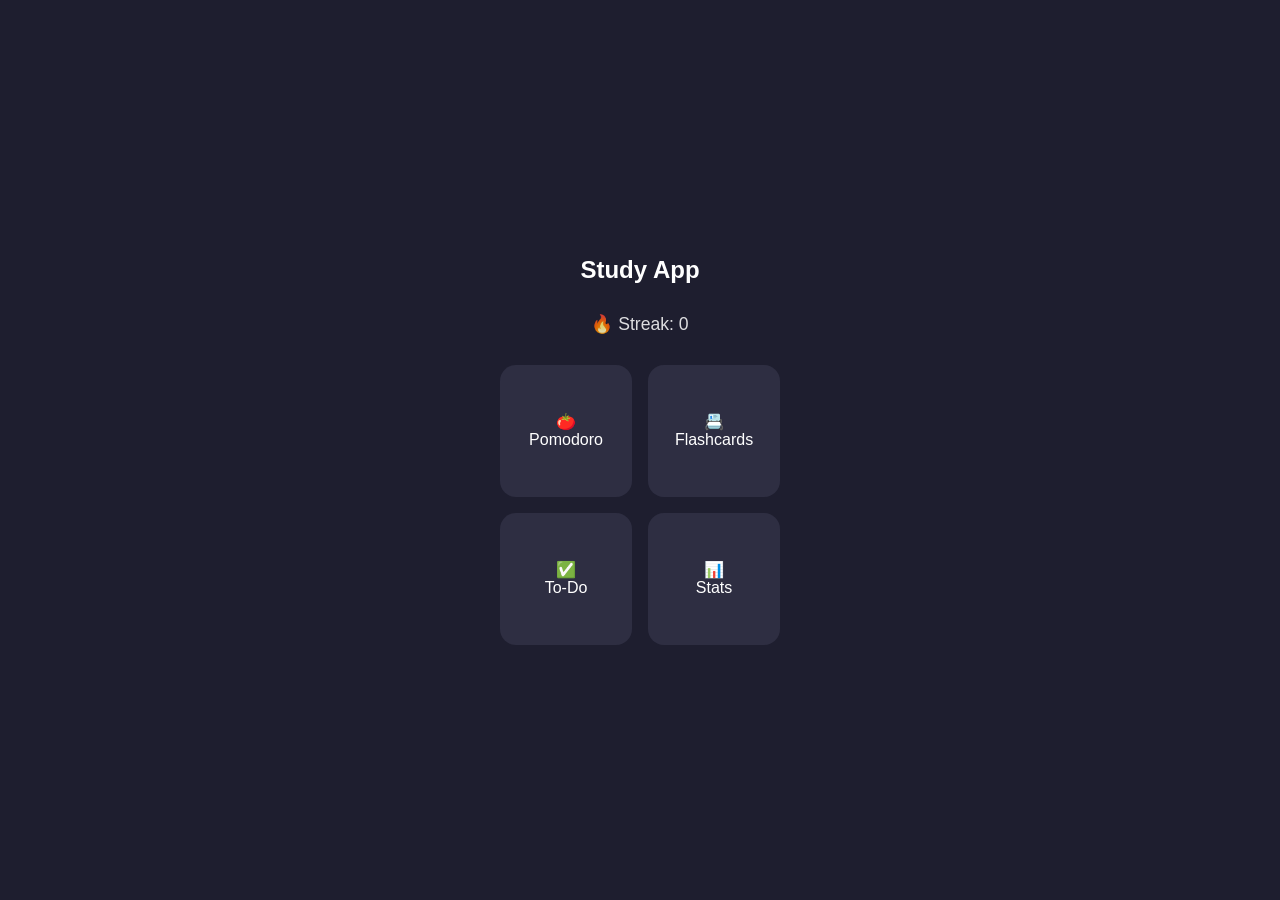
<file: pomodoro_app/index.html>
<!DOCTYPE html>
<html lang="en">
<head>
  <meta charset="UTF-8">
  <meta name="viewport" content="width=device-width, initial-scale=1.0, viewport-fit=cover">
  <title>Study App</title>

  <link rel="stylesheet" href="shared.css">
  <link rel="stylesheet" href="main.css">
  <link rel="manifest" href="manifest.json">
  <link rel="apple-touch-icon" href="icons/apple-touch-icon.png">
  <meta name="apple-mobile-web-app-capable" content="yes">
  <meta name="mobile-web-app-capable" content="yes">
  <meta name="apple-mobile-web-app-status-bar-style" content="black-translucent">
  <meta name="apple-mobile-web-app-title" content="Study App">
</head>
<body>
  <h1>Study App</h1>

  <div id="streak-display">🔥 Streak: 0</div>

  <div id="nav-grid">
    <a href="pomodoro.html" class="nav-btn">🍅<br>Pomodoro</a>
    <a href="flashcards.html" class="nav-btn">
    📇<br>Flashcards
    <span id="due-badge" class="nav-badge hidden"></span>
      </a>
    <a href="todo.html" class="nav-btn">✅<br>To-Do</a>
    <a href="stats.html" class="nav-btn">📊<br>Stats</a>
  </div>

  <script src="shared.js"></script>
</body>
</html>
</file>
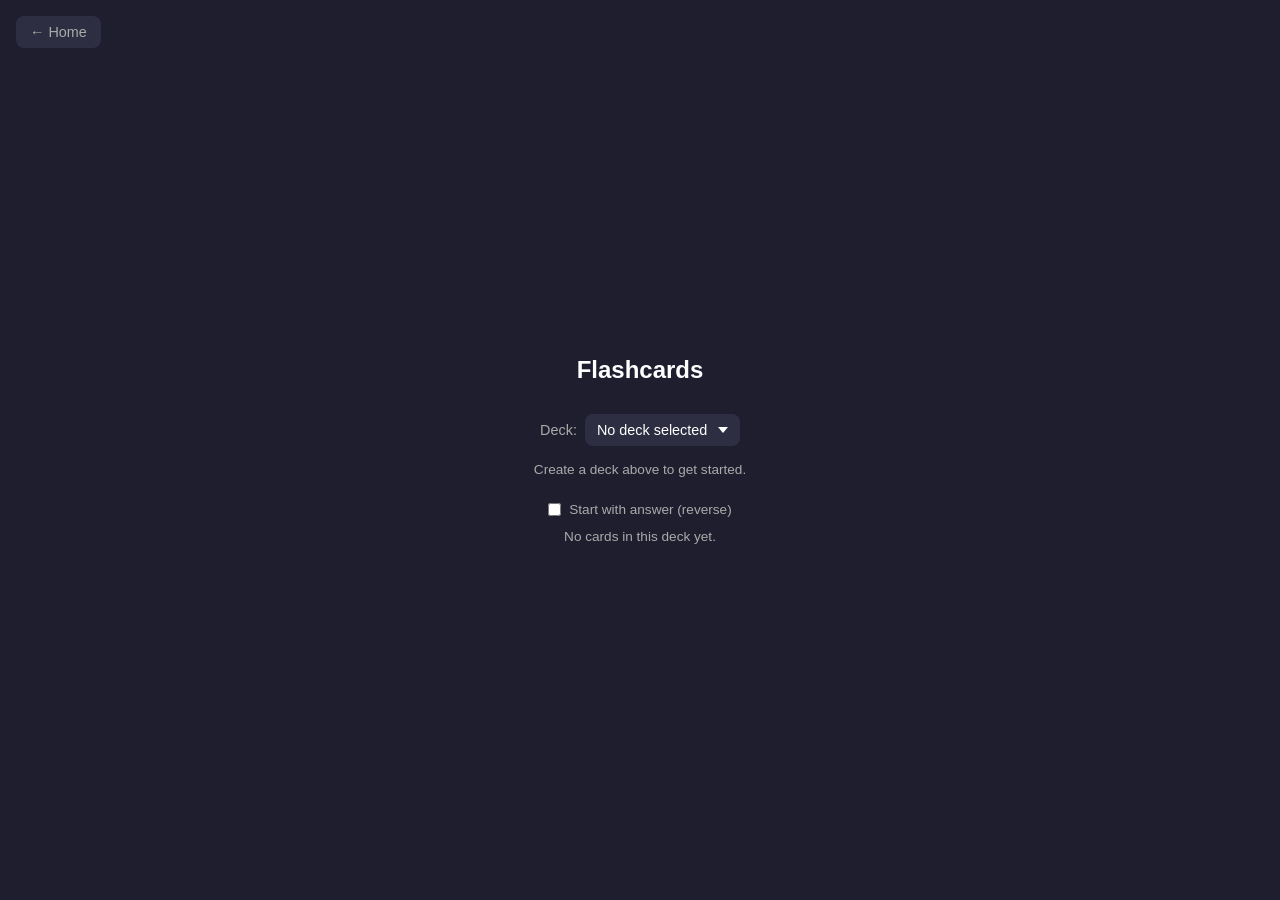
<file: pomodoro_app/flashcards.html>
<!DOCTYPE html>
<html lang="en">
<head>
  <meta charset="UTF-8">
  <meta name="viewport" content="width=device-width, initial-scale=1.0, viewport-fit=cover">
  <title>Flashcards</title>
  <link rel="stylesheet" href="shared.css">
  <link rel="stylesheet" href="flashcards.css">
  <link rel="manifest" href="manifest.json">
</head>
<body>
  <a href="index.html" class="back-link">← Home</a>
  <h1>Flashcards</h1>

  <div id="deck-select">
    <label for="deck-picker">Deck:</label>
    <select id="deck-picker">
      <option value="">No deck selected</option>
      <option value="__new__">+ Add New Deck</option>
    </select>
  </div>

  <div id="new-deck-row" class="hidden">
    <input type="text" id="new-deck-input" placeholder="Deck name">
    <button type="button" id="new-deck-confirm">Add</button>
  </div>

  <p id="no-deck-message" class="empty-message hidden">Create a deck above to get started.</p>

  <div id="due-count"></div>

  <div id="reverse-toggle-row">
    <input type="checkbox" id="reverse-toggle">
    <label for="reverse-toggle">Start with answer (reverse)</label>
  </div>

  <button id="study-btn" class="primary-btn">Study This Deck</button>

  <div id="add-card-section">
    <h2 id="form-heading">Add a Card</h2>
    <textarea id="card-front-input" placeholder="Front (question)"></textarea>
    <textarea id="card-back-input" placeholder="Back (answer)"></textarea>
    <button id="add-card-btn" class="primary-btn">Add Card</button>
    <button id="cancel-edit-btn" class="secondary-btn hidden">Cancel Edit</button>
</div>

  <div id="card-list"></div>

  <script src="shared.js"></script>
  <script src="flashcards.js"></script>
</body>
</html>
</file>
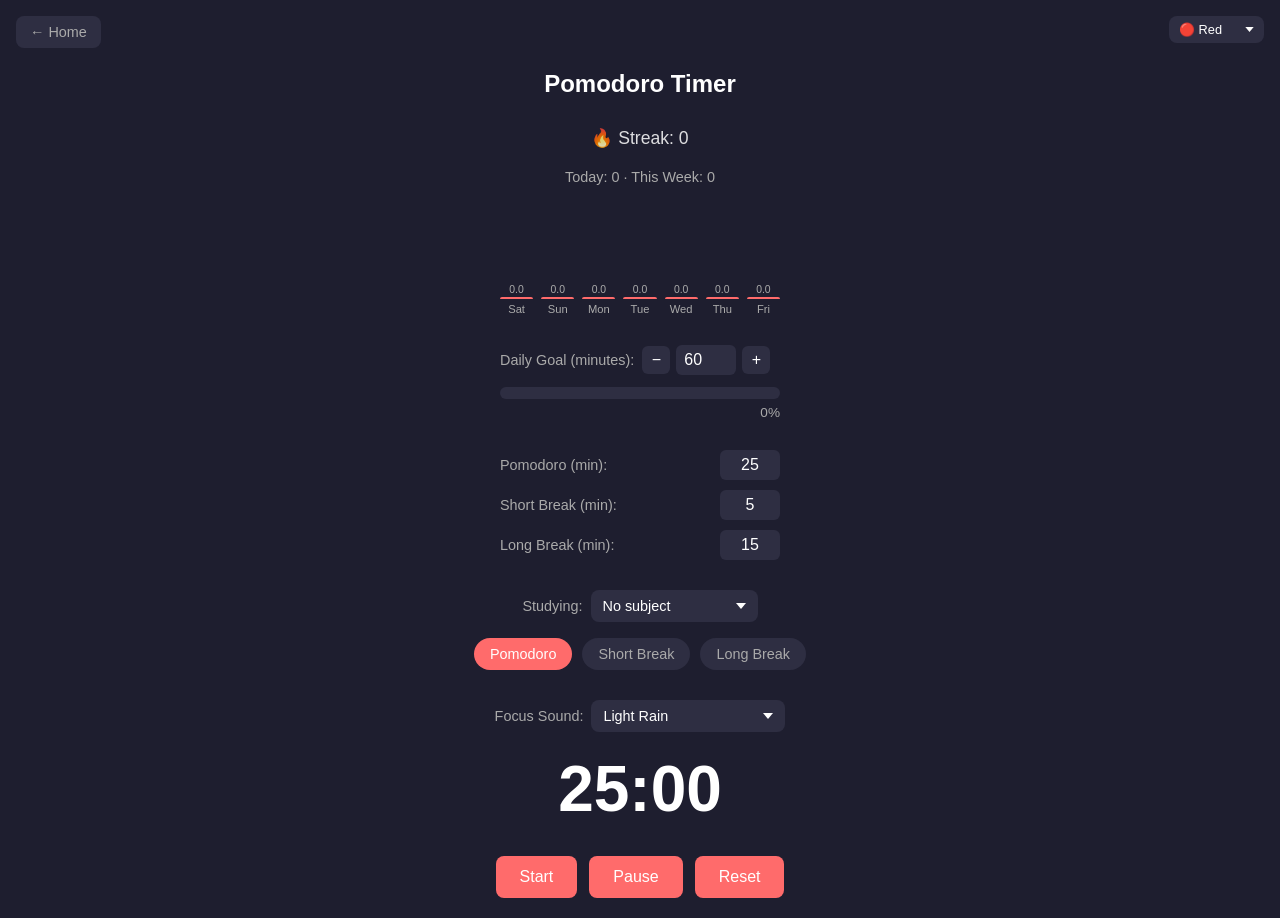
<file: pomodoro_app/pomodoro.html>
<!-- Tells the browser this is a modern HTMLdocument -->
<!DOCTYPE html>

<html lang="en">
<!-- <html> wraps the whole page. lang="en" tells browsers/screen readers the page is in English -->

<head>
  <!-- The <head> holds info ABOUT the page — nothing in here shows up visually -->

  <meta charset="UTF-8">
  <!-- Sets the character encoding so text, symbols, emojis, etc. display correctly -->

  <meta name="viewport" content="width=device-width, initial-scale=1.0, viewport-fit=cover">
    <link rel="stylesheet" href="shared.css">
   <link rel="stylesheet" href="pomodoro.css">
   <!-- Connects our CSS file so we can style the page -->

  <title>Pomodoro Timer</title>
  <!-- Text shown in the browser tab / home screen icon label later -->

    <!--for the app-->
    <link rel="manifest" href="manifest.json">
    <!-- Points the browser at the manifest file we just created -->

    <link rel="apple-touch-icon" href="icons/apple-touch-icon.png">
    <!-- iOS specifically looks for THIS tag for the home screen icon, 
        separately from the icons listed in manifest.json -->

    <meta name="apple-mobile-web-app-capable" content="yes">
    <!-- Tells iOS to launch this in standalone (no browser bar) mode 
        when opened from the home screen -->

    <meta name="apple-mobile-web-app-status-bar-style" content="black-translucent">
    <!-- Styles the iPhone's status bar (clock/battery area) to blend 
        with your dark theme instead of showing a jarring white bar -->

    <meta name="apple-mobile-web-app-title" content="Pomodoro">
    <!-- The name shown under the icon on iOS specifically -->
    <meta name="mobile-web-app-capable" content="yes">

</head>




<body>
<!-- Everything the user actually SEES goes inside <body> -->
  <a href="index.html" class="back-link">← Home</a>
    <div id="theme-select">
        <select id="theme-picker">
            <option value="red">🔴 Red</option>
            <option value="green">🟢 Green</option>
            <option value="blue">🔵 Blue</option>
            <option value="purple">🟣 Purple</option>
        </select>
    </div>

  <h1>Pomodoro Timer</h1>
  <!-- h1 = a top-level heading. Browsers style it big and bold by default -->
  

   <div id="streak-display">🔥 Streak: 0</div>
   <!-- Will show how many Pomodoro sessions you've completed -->
   

    
   <div id="stats-display">Today: 0 · This Week: 0</div>
   
   <div id="weekly-histogram"></div>
   
<!--Goal Number-->
<div id="goal-section">
  <div id="goal-input-row">
    <label for="daily-goal">Daily Goal (minutes):</label>

    <div id="goal-stepper">
      <button type="button" id="goal-decrease" class="stepper-btn">−</button>
      <input type="number" id="daily-goal" min="1" value="60">
      <button type="button" id="goal-increase" class="stepper-btn">+</button>
    </div>
  </div>


  <!--Goal Progress-->
  <div id="goal-progress-bar">
    <div id="goal-progress-fill"></div>
  </div>

  <div id="goal-percentage">0%</div>
</div>

<!--Custom Durations-->

<div id="duration-settings">
  <div class="duration-input-row">
    <label for="pomodoro-duration">Pomodoro (min):</label>
    <input type="number" id="pomodoro-duration" class="duration-input" min="1" value="25">
  </div>
  <div class="duration-input-row">
    <label for="short-duration">Short Break (min):</label>
    <input type="number" id="short-duration" class="duration-input" min="1" value="5">
  </div>
  <div class="duration-input-row">
    <label for="long-duration">Long Break (min):</label>
    <input type="number" id="long-duration" class="duration-input" min="1" value="15">
  </div>
</div>


 <!--Subject Picker-->
 <div id="subject-select">
  <label for="subject-picker">Studying:</label>
  <select id="subject-picker">
    <option value="">No subject</option>
    <option value="__new__">+ Add New Subject</option>
  </select>
</div>

<div id="new-subject-row" class="hidden">
  <input type="text" id="new-subject-input" placeholder="Subject name">
  <button type="button" id="new-subject-confirm">Add</button>
</div>


 <!--Modes-->
  <div id="mode-select">
    <button id="mode-pomodoro" class="mode-btn active">Pomodoro</button>
    <button id="mode-short" class="mode-btn">Short Break</button>
    <button id="mode-long" class="mode-btn">Long Break</button>
  </div>
  <!-- Notice these buttons each have a UNIQUE id (so JS can tell them 
       apart individually) AND a SHARED class="mode-btn" (so CSS can 
       style all three the same way at once). This is the difference: 
       id = "the one specific element", class = "a group of elements 
       that share something in common." -->
   

 <!--Sounds-->
   <div id="sound-select">
    <label for="ambient-sound">Focus Sound:</label>
    <!-- <label> connects text to a form control. Clicking the label 
        text will focus the dropdown too — good for accessibility -->

    <select id="ambient-sound">
        <!-- <select> creates a dropdown. Each <option> inside it is one 
            choice. "value" is what your JS reads; the text between the 
            tags is what the user actually sees -->

        <option value="light_rain">Light Rain</option>
        <option value="soothing_instrumental">Soothing Instrumental</option>
        <option value="happy_instrumental">Happy Instrumental</option>
        <option value="nature">Universal Tranquil Flow</option>
        <option value="water">Water</option>
        <option value="chill_study">Chill Study</option>
        <option value="none">None</option>
    </select>
    </div>


 <!--Timer-->
  <div id="timer-display">25:00</div>
  <!-- This will show the countdown. It's just plain text for now -->
  <!-- the "id" lets our JavaScript find and update this specific element later -->


 <!--Buttons-->
  <div id="controls">
    <!-- A container to group our buttons together -->

    <button id="start-btn">Start</button>
    <button id="pause-btn">Pause</button>
    <button id="reset-btn">Reset</button>
    <!-- Each button has its own id so JS can tell them apart and -->
    <!-- attach different behavior to each one -->
  </div>



  <script src="shared.js"></script>
  <script src="pomodoro.js"></script>
  <!-- Loads our JavaScript file. We put this at the BOTTOM of body -->
  <!-- so the browser reads and builds all the HTML above it FIRST -->
  <!-- before running any JS that might need to find those elements -->
</body>


</html>
</file>
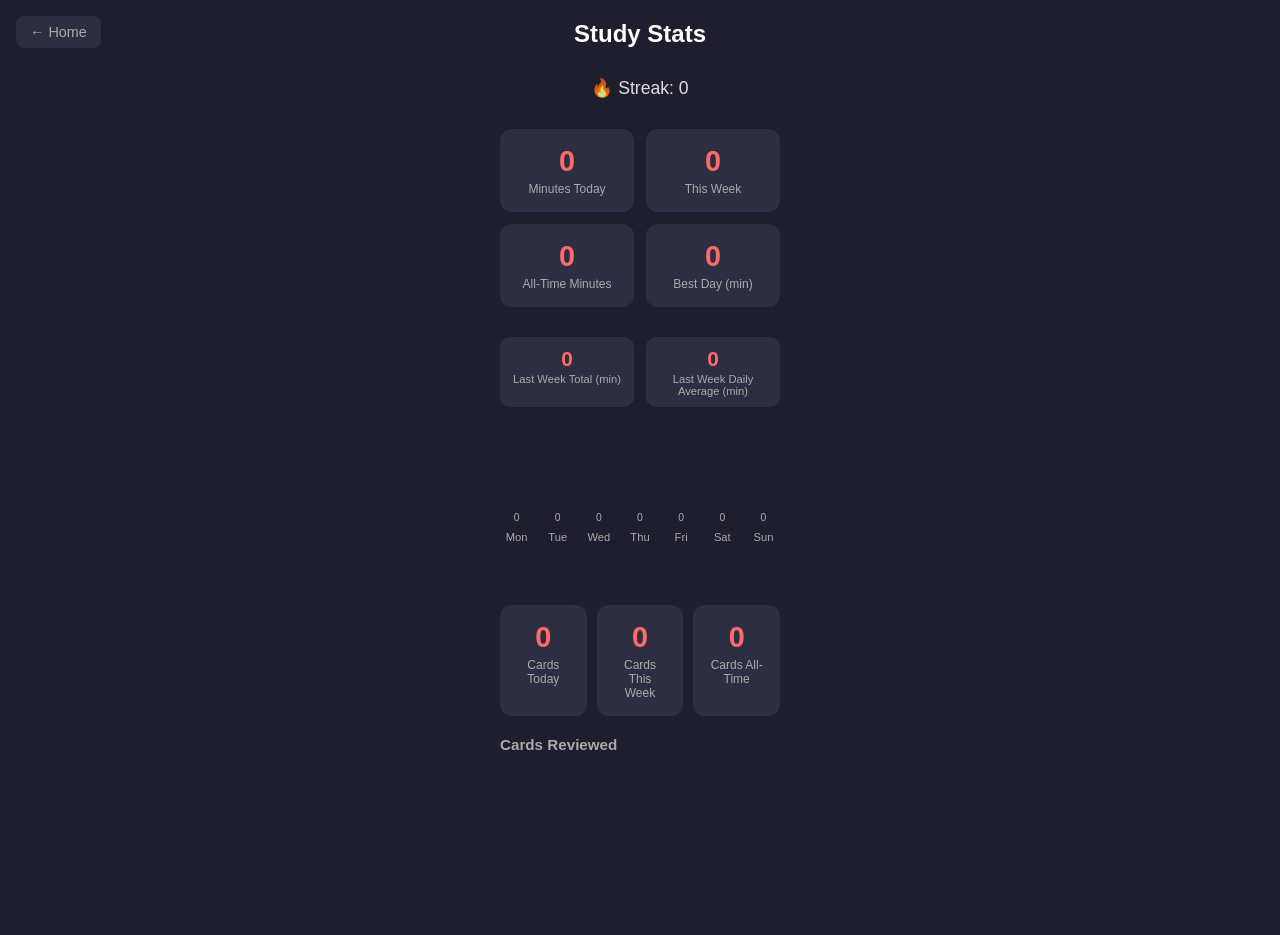
<file: pomodoro_app/stats.html>
<!DOCTYPE html>
<html lang="en">
<head>
  <meta charset="UTF-8">
  <meta name="viewport" content="width=device-width, initial-scale=1.0, viewport-fit=cover">
  <title>Study Stats</title>
  <link rel="stylesheet" href="shared.css">
  <link rel="stylesheet" href="stats.css">
  <link rel="manifest" href="manifest.json">
</head>



<body>
  <a href="index.html" class="back-link">← Home</a>
  <h1>Study Stats</h1>

  <div id="streak-display">🔥 Streak: 0</div>
  <!-- shared.js automatically fills this in, same as on the home page -->

  <div id="summary-cards">
    <div class="stat-card">
      <div class="stat-value" id="today-minutes">0</div>
      <div class="stat-label">Minutes Today</div>
    </div>
    <div class="stat-card">
      <div class="stat-value" id="week-minutes">0</div>
      <div class="stat-label">This Week</div>
    </div>
    <div class="stat-card">
      <div class="stat-value" id="total-minutes">0</div>
      <div class="stat-label">All-Time Minutes</div>
    </div>
    <div class="stat-card">
      <div class="stat-value" id="best-day">0</div>
      <div class="stat-label">Best Day (min)</div>
    </div>
  </div>

  <div id="last-week-summary">
    <div class="mini-stat">
      <div class="mini-stat-value" id="last-week-total">0</div>
      <div class="mini-stat-label">Last Week Total (min)</div>
    </div>
    <div class="mini-stat">
      <div class="mini-stat-value" id="last-week-average">0</div>
      <div class="mini-stat-label">Last Week Daily Average (min)</div>
    </div>
  </div>


  <div id="weekly-histogram"></div>

  <div id="histogram-legend"></div>

  <div id="card-summary-cards">
    <div class="stat-card">
      <div class="stat-value" id="cards-today">0</div>
      <div class="stat-label">Cards Today</div>
    </div>
    <div class="stat-card">
      <div class="stat-value" id="cards-week">0</div>
      <div class="stat-label">Cards This Week</div>
    </div>
    <div class="stat-card">
      <div class="stat-value" id="cards-alltime">0</div>
      <div class="stat-label">Cards All-Time</div>
    </div>
  </div>

<h2 class="section-heading">Cards Reviewed</h2>
<div id="card-histogram"></div>
<div id="card-histogram-legend"></div>  
    
  <script src="shared.js"></script>
  <script src="stats.js"></script>
</body>
</html>
</file>
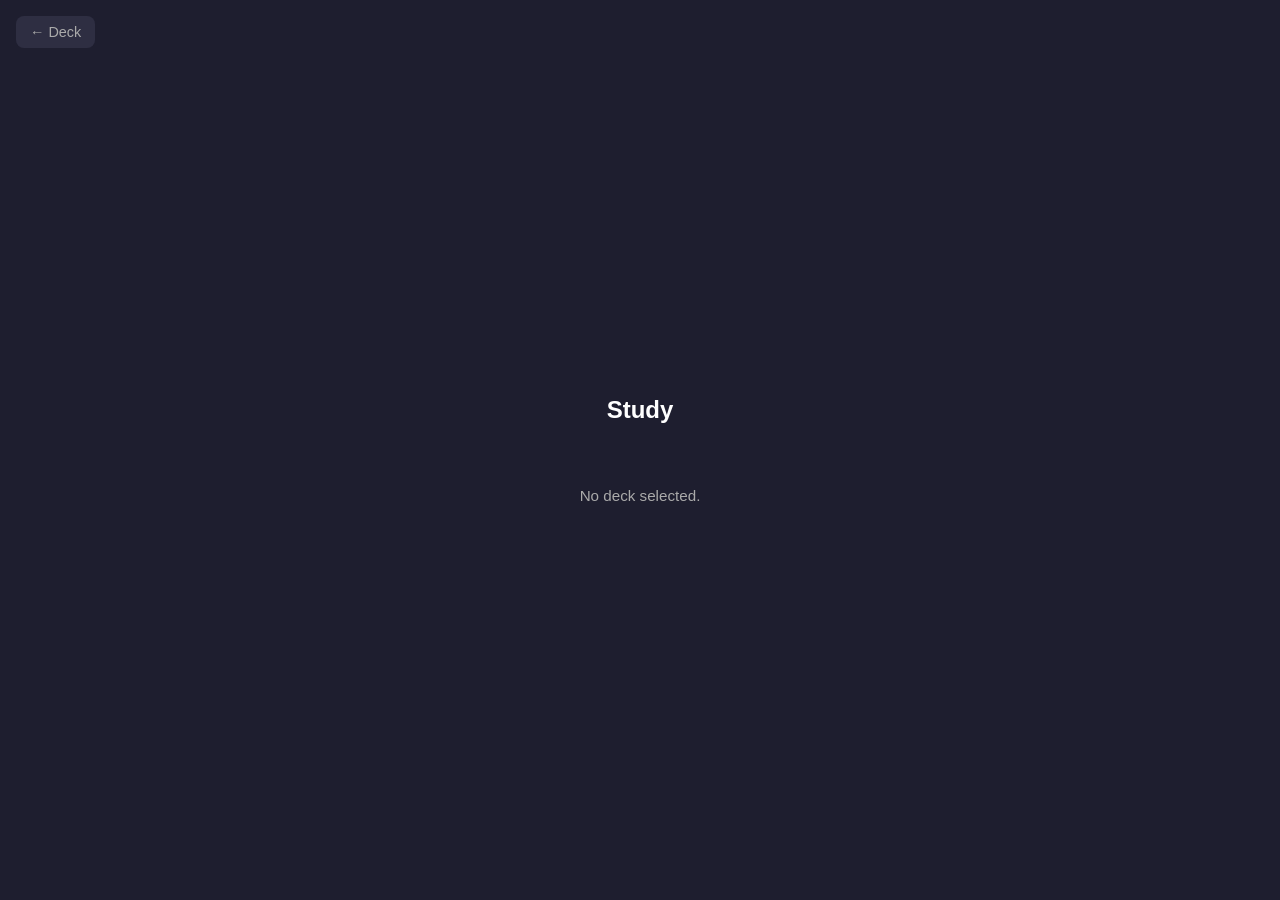
<file: pomodoro_app/study.html>
<!DOCTYPE html>
<html lang="en">
<head>
  <meta charset="UTF-8">
  <meta name="viewport" content="width=device-width, initial-scale=1.0, viewport-fit=cover">
  <title>Study</title>
  <link rel="stylesheet" href="shared.css">
  <link rel="stylesheet" href="study.css">
  <link rel="manifest" href="manifest.json">
</head>
<body>
  <a href="flashcards.html" class="back-link">← Deck</a>
  <h1 id="deck-title">Study</h1>

  <div id="progress-text"></div>

  <div id="study-area">
    <div id="flashcard-flip-container">
        <div id="flashcard-inner">
            <div class="card-face" id="card-face-front">
        <div id="card-front-text"></div>
            </div>
            <div class="card-face card-face-back" id="card-face-back">
                <div id="card-back-text"></div>
            </div>
        </div>
    </div>

    <button id="show-answer-btn" class="primary-btn">Show Answer</button>

    <div id="rating-buttons" class="hidden">
      <button class="rating-btn rating-again" data-rating="again">Again</button>
      <button class="rating-btn rating-hard" data-rating="hard">Hard</button>
      <button class="rating-btn rating-good" data-rating="good">Good</button>
      <button class="rating-btn rating-easy" data-rating="easy">Easy</button>
    </div>
  </div>

  <p id="empty-message" class="empty-message hidden">No cards due right now. 🎉</p>

  <script src="shared.js"></script>
  <script src="study.js"></script>
</body>
</html>
</file>
<file: pomodoro_app/shared.css>
* {
  margin: 0;
  padding: 0;
  box-sizing: border-box;
}

:root {
  --accent: #ff6b6b;
}

body {
  min-height: 100vh;
  display: flex;
  flex-direction: column;
  align-items: center;
  justify-content: center;
  padding: 20px 0;
  background-color: #1e1e2f;
  font-family: -apple-system, sans-serif;
  color: white;
}

h1 {
  font-size: 1.5rem;
  margin-bottom: 30px;
}

#streak-display {
  font-size: 1.1rem;
  margin-bottom: 30px;
  opacity: 0.85;
}

.back-link {
  position: fixed;
  top: max(16px, env(safe-area-inset-top));
  left: max(16px, env(safe-area-inset-left));
  color: #aaa;
  text-decoration: none;
  font-size: 0.9rem;
  background-color: #2e2e42;
  padding: 8px 14px;
  border-radius: 8px;
  z-index: 10;
}

.back-link:active {
  background-color: var(--accent);
  color: white;
}

button {
  padding: 10px 20px;
  font-size: 0.9rem;
  border: none;
  border-radius: 8px;
  background-color: var(--accent);
  color: white;
  cursor: pointer;
  transition: transform 0.1s ease, opacity 0.1s ease, background-color 0.3s ease;
}

button:active {
  opacity: 0.7;
  transform: scale(0.95);
}
</file>
<file: pomodoro_app/main.css>
#nav-grid {
  display: grid;
  grid-template-columns: 1fr 1fr;
  grid-template-rows: 1fr 1fr;
  /* "fr" = fraction unit — 1fr 1fr splits available space into two 
     EQUAL columns (and rows). Flexbox can approximate a grid, but 
     it's fundamentally a ONE-dimensional layout tool; CSS Grid is 
     built specifically for genuine rows-and-columns layouts like this */
  gap: 16px;
  width: 280px;
  height: 280px;
}

.nav-btn {
  position: relative;
  display: flex;
  flex-direction: column;
  align-items: center;
  justify-content: center;
  background-color: #2e2e42;
  color: white;
  text-decoration: none;
  /* <a> tags are underlined and blue by default — text-decoration: 
     none strips that, so it can look like a real button instead of 
     a hyperlink */
  border-radius: 16px;
  font-size: 1rem;
  text-align: center;
  transition: background-color 0.2s ease, transform 0.1s ease;
}

.nav-btn:active {
  background-color: var(--accent);
  transform: scale(0.96);
}

.nav-badge {
  position: absolute;
  top: 8px;
  right: 8px;
  background-color: var(--accent);
  color: white;
  font-size: 0.7rem;
  font-weight: bold;
  min-width: 20px;
  height: 20px;
  border-radius: 10px;
  display: flex;
  align-items: center;
  justify-content: center;
  padding: 0 5px;
}

.nav-badge.hidden {
  display: none;
}
</file>
<file: pomodoro_app/flashcards.css>
#deck-select {
  display: flex;
  align-items: center;
  gap: 8px;
  margin-bottom: 16px;
  font-size: 0.9rem;
  color: #aaa;
}

#deck-picker {
  appearance: none;
  -webkit-appearance: none;
  background-color: #2e2e42;
  color: white;
  border: none;
  border-radius: 8px;
  padding: 8px 32px 8px 12px;
  font-size: 0.9rem;
  cursor: pointer;
  background-image: url("data:image/svg+xml;utf8,<svg xmlns='http://www.w3.org/2000/svg' viewBox='0 0 10 6'><path d='M0 0l5 6 5-6z' fill='white'/></svg>");
  background-repeat: no-repeat;
  background-position: right 12px center;
  background-size: 10px 6px;
}

#new-deck-row {
  display: flex;
  gap: 8px;
  margin-bottom: 16px;
  width: 280px;
}

#new-deck-row.hidden {
  display: none;
}

#new-deck-input {
  flex: 1;
  padding: 6px 10px;
  border: none;
  border-radius: 6px;
  background-color: #2e2e42;
  color: white;
  font-size: 16px;
  /* 16px specifically, not 0.9rem — learned this the hard way on the 
     goal/duration inputs: anything under 16px triggers iOS Safari's 
     auto-zoom-on-focus bug. Baking it in from the start here instead 
     of hitting the same issue again later */
}

.primary-btn {
  background-color: var(--accent);
  color: white;
  border: none;
  border-radius: 8px;
  padding: 10px 20px;
  font-size: 0.9rem;
  cursor: pointer;
  margin-bottom: 20px;
  width: 280px;
}

#add-card-section {
  width: 280px;
  margin-bottom: 20px;
}

#add-card-section h2 {
  font-size: 1rem;
  margin-bottom: 10px;
  color: #aaa;
}

#card-front-input,
#card-back-input {
  width: 100%;
  padding: 10px;
  border: none;
  border-radius: 8px;
  background-color: #2e2e42;
  color: white;
  font-size: 16px; /* same iOS zoom fix */
  font-family: inherit;
  resize: vertical;
  min-height: 50px;
  margin-bottom: 10px;
}

#card-list {
  width: 280px;
}

.card-item {
  display: flex;
  justify-content: space-between;
  align-items: center;
  background-color: #2e2e42;
  border-radius: 8px;
  padding: 10px 14px;
  margin-bottom: 8px;
}

.card-item-front {
  font-size: 0.85rem;
  flex: 1;
  margin-right: 10px;
}

.delete-card-btn {
  background: none;
  border: none;
  color: #aaa;
  font-size: 0.9rem;
  cursor: pointer;
  padding: 4px 8px;
}

.empty-message {
  color: #aaa;
  font-size: 0.85rem;
  text-align: center;
  width: 280px;
}

.empty-message.hidden {
  display: none;
}

.secondary-btn {
  background-color: #2e2e42;
  color: #aaa;
  border: none;
  border-radius: 8px;
  padding: 10px 20px;
  font-size: 0.9rem;
  cursor: pointer;
  width: 280px;
}

.secondary-btn.hidden {
  display: none;
}

.card-item-actions {
  display: flex;
  gap: 8px;
}

.edit-card-btn {
  background: none;
  border: none;
  color: #aaa;
  font-size: 0.9rem;
  cursor: pointer;
  padding: 4px 8px;
}

#due-count {
  font-size: 0.85rem;
  color: #aaa;
  margin-bottom: 12px;
  min-height: 1em;
  /* min-height reserves space even when empty, so the layout doesn't 
     visibly shift/jump the moment this text appears or disappears */
}

.primary-btn:disabled {
  opacity: 0.5;
  cursor: not-allowed;
}

#reverse-toggle-row {
  display: flex;
  align-items: center;
  gap: 8px;
  margin-bottom: 12px;
  font-size: 0.85rem;
  color: #aaa;
}

#new-deck-confirm {
  padding: 6px 14px;
}
</file>
<file: pomodoro_app/pomodoro.css>
:root {
  /* :root refers to the whole document — variables defined here are 
     accessible from anywhere in the stylesheet. This is the standard 
     place to declare "global" custom properties */

  --accent: #ff6b6b; /* the ACTIVE accent color — this is the one 
                         everything below will reference, and the 
                         one JavaScript will change */

  --color-pomodoro: #ff6b6b; /* red — your original color */
  --color-short: #6bcf7f;    /* green — calm, "quick recharge" feeling */
  --color-long: #4d96ff;     /* blue — cooler, "longer rest" feeling */
}

/* * { } applies to EVERY element on the page. This is a common "reset" 
   trick to remove browser-default spacing so we start from a clean slate */
* {
  margin: 0;
  padding: 0;
  box-sizing: border-box;
  /* box-sizing: border-box makes width/height calculations include 
     padding and border, instead of adding on top of them. Saves a lot 
     of headaches later — just always include this. */
}

body {
  min-height: 100vh;
  padding-top: max(70px, calc(env(safe-area-inset-top) + 60px));
  padding-bottom: 20px;
  display: flex;
  flex-direction: column;
  align-items: center;
  justify-content: center;
  /* These four lines use "flexbox" — a layout system for arranging 
     elements. This particular combo stacks everything vertically 
     and centers it both horizontally and vertically on the screen. 
     This is THE most common way apps center their content. */

  background-color: #1e1e2f;
  /* Dark background — feels more "app-like" than plain white */

  font-family: -apple-system, sans-serif;
  /* -apple-system tells iOS to use its native font (San Francisco), 
     so it feels right at home on an iPhone. sans-serif is the fallback 
     for other devices */

  color: white;
  /* Default text color, since we have a dark background now */
}

h1 {
  font-size: 1.5rem;
  margin-bottom: 30px;
  /* rem is a unit relative to the browser's base font size — using 
     rem/em instead of fixed pixels makes sizing scale better across 
     devices */
}

#timer-display {
  font-size: 4rem;
  font-weight: bold;
  margin-bottom: 30px;
  /* The # selects an element by its id — remember, we gave our 
     timer div id="timer-display" back in the HTML */
}

#controls {
  display: flex;
  gap: 12px;
  /* Flexbox again, but this time just to lay the buttons out in a 
     row with even spacing between them (gap) instead of stacking */
}

button {
  padding: 12px 24px;
  font-size: 1rem;
  border: none;
  border-radius: 8px;
  /* border-radius rounds the corners — small details like this are 
     a big part of why an app "feels" polished */

  background-color: var(--accent);
  color: white;
  cursor: pointer;
  /* cursor: pointer only really matters on desktop (shows a hand 
     icon on hover) but costs nothing to include */

    transition: transform 0.1s ease, opacity 0.1s ease, background-color 0.3s ease;
  /* By default, CSS changes happen INSTANTLY — one frame it's one 
     way, the next frame it's changed, no animation.
     "transition" tells the browser: "whenever transform or opacity 
     changes on this element, animate smoothly between the old and 
     new value over 0.1 seconds" instead of snapping. "ease" just 
     controls the pacing of that animation (starts/ends slightly 
     slower than the middle — feels more natural than a flat, 
     constant speed). */
}

button:active {
  /* :active is a "pseudo-class" — styles that only apply during a 
     specific state. This one fires while the button is being pressed, 
     giving instant visual feedback that the tap registered */
  opacity: 0.7;

  transform: scale(0.95);
  /* transform lets you visually shift an element without affecting 
     the actual page layout — move it, rotate it, or here, scale it.
     scale(0.95) shrinks the button to 95% of its normal size.
     Combined with the transition above, this creates a quick, 
     satisfying "squish" the instant you press down — much more 
     noticeable than opacity alone. */
}



#streak-display {
  font-size: 1.1rem;
  margin-bottom: 20px;
  opacity: 0.85;
}



#mode-select {
  display: flex;
  gap: 10px;
  margin-bottom: 30px;
  /* Same flexbox row trick we used for #controls */
}


.mode-btn {
  /* Notice the DOT here instead of #. That's what makes this a 
     CLASS selector — it applies to every element with class="mode-btn", 
     not just one specific element */

  padding: 8px 16px;
  font-size: 0.9rem;
  border: none;
  border-radius: 20px;
  background-color: #2e2e42;
  color: #aaa;
  cursor: pointer;
  transition: background-color 0.3s ease, color 0.3s ease;
}


.mode-btn.active {
  /* Two class selectors stuck together with NO space between them 
     means "an element that has BOTH classes." This only matches 
     <button class="mode-btn active">, not just any .mode-btn */

  background-color:var(--accent);
  color: white;
}



#sound-select {
  margin-bottom: 20px;
  display: flex;
  align-items: center;
  gap: 8px;
}

#sound-select label {
  font-size: 0.9rem;
  color: #aaa;
}

#ambient-sound {
  appearance: none;
  -webkit-appearance: none;
  /* appearance: none strips away the browser/OS's default dropdown 
     styling (that plain gray box with the built-in arrow). Safari 
     specifically needs the -webkit- prefixed version too, or it 
     ignores the unprefixed one. */

  background-color: #2e2e42;
  color: white;
  border: none;
  border-radius: 8px;
  padding: 8px 32px 8px 12px;
  /* extra padding on the right (32px) leaves room for the custom 
     arrow we're about to add, so text doesn't overlap it */
  font-size: 0.9rem;
  cursor: pointer;

  background-image: url("data:image/svg+xml;utf8,<svg xmlns='http://www.w3.org/2000/svg' viewBox='0 0 10 6'><path d='M0 0l5 6 5-6z' fill='white'/></svg>");
  background-repeat: no-repeat;
  background-position: right 12px center;
  background-size: 10px 6px;
  /* Since appearance: none removed the built-in dropdown arrow too, 
     we draw our own tiny triangle directly as CSS — no image file 
     needed, it's just SVG code written inline as text */
}

#ambient-sound:focus {
  outline: 2px solid var(--accent);
  /* Gives clear visual feedback when the dropdown is focused/active, 
     matching your accent color */
}


#stats-display {
  font-size: 0.9rem;
  color: #aaa;
  margin-bottom: 10px;
}


#weekly-histogram {
  display: flex;
  align-items: flex-end; /* bars grow UPWARD from the bottom */
  justify-content: space-between;
  height: 120px;
  gap: 8px;
  width: 280px;
  margin-bottom: 30px;
}

.bar-wrapper {
  display: flex;
  flex-direction: column;
  align-items: center;
  justify-content: flex-end;
  flex: 1; /* each wrapper takes equal width, splitting the row evenly */
  height: 100%;
}

.bar {
  width: 100%;
  background-color: var(--accent);
  border-radius: 4px 4px 0 0;
  min-height: 2px; /* so a 0-minute day still shows a faint sliver, not nothing */
  transition: height 0.3s ease background-color 0.3s ease; /* smoothly animates when values change */
}

.bar-label {
  font-size: 0.7rem;
  color: #aaa;
  margin-top: 4px;
}

.bar-minutes {
  font-size: 0.65rem;
  color: #aaa;
  margin-bottom: 2px;
}



#goal-section {
  width: 280px;
  margin-bottom: 30px;
}

#goal-input-row {
  display: flex;
  align-items: center;
  gap: 8px;
  margin-bottom: 12px;
  font-size: 0.9rem;
  color: #aaa;
}

#daily-goal {
  width: 60px;
  padding: 6px 8px;
  border: none;
  border-radius: 6px;
  background-color: #2e2e42;
  color: white;
  font-size: 16px;
}

#goal-progress-bar {
  width:100%;
  height: 12px;
  background-color: #2e2e42;
  border-radius: 6px;
  overflow: hidden;
  /* overflow: hidden clips the inner fill bar to this container's 
     rounded corners — without it, the fill's corners would be 
     square even though the track's are round */
}

#goal-progress-fill {
  height: 100%;
  width: 0%; /* starts empty — JS will update this */
  background-color: var(--accent);
  transition: width 0.3s ease, background-color 0.3s ease;
  /* animates smoothly whenever we change the width from JS, instead 
     of jumping instantly */
}

#goal-percentage {
  font-size: 0.85rem;
  color: #aaa;
  margin-top: 6px;
  text-align: right;
}


#goal-stepper {
  display: flex;
  align-items: center;
  gap: 6px;
}

/* Hides Chrome/Edge/Safari-on-desktop's built-in spinner arrows */
#daily-goal::-webkit-inner-spin-button,
#daily-goal::-webkit-outer-spin-button {
  -webkit-appearance: none;
  margin: 0;
}

.stepper-btn {
  width: 28px;
  height: 28px;
  padding: 0; /* Overrides the inherited 12px 24px from the generic button rule */
  display: flex;
  align-items: center; /* Vertically centers the symbol */
  justify-content: center; /* Horizontally centers the symbol */
  border: none;
  border-radius: 6px;
  background-color: #2e2e42;
  color: white;
  font-size: 1rem;
  cursor: pointer;
  transition: background-color 0.15s ease, transform 0.1s ease;
}

.stepper-btn:hover {
  background-color: var(--accent)
}

.stepper-btn:active {
  transform: scale(0.9); /* same "press" feedback pattern as your other buttons */
}


#daily-goal:focus {
  outline: none;
  /* outline: none removes the browser's default (usually blue) 
     focus ring entirely */

  box-shadow: 0 0 0 2px var(--accent);
  /* box-shadow with no blur (the two 0s) and a 2px spread creates a 
     clean colored ring around the box — this is the standard modern 
     replacement for outline, since it respects border-radius 
     (rounded corners) while outline draws a harsh rectangle */
}

#daily-goal:hover {
  background-color: #3a3a52; /* slightly lighter than the base #2e2e42, subtle hover feedback */
}


#duration-settings {
  display: flex;
  flex-direction: column;
  gap: 10px;
  margin-bottom: 30px;
  width: 280px;
}

.duration-input-row {
  display: flex;
  justify-content: space-between;
  align-items: center;
  font-size: 0.9rem;
  color: #aaa;
}

.duration-input {
  width: 60px;
  padding: 6px 8px;
  border: none;
  border-radius: 6px;
  background-color: #2e2e42;
  color: white;
  font-size: 16px;
  text-align: center;
}

.duration-input:focus {
  outline: none;
  box-shadow: 0 0 0 2px var(--accent);
}

.duration-input::-webkit-inner-spin-button,
.duration-input::-webkit-outer-spin-button {
  -webkit-appearance: none;
  margin: 0;
}


#theme-select {
  position: fixed;
  /* fixed = positioned relative to the SCREEN, not the normal document 
     flow — it stays put in the corner regardless of scrolling, and 
     doesn't push your centered content around at all */

  top: max(16px, env(safe-area-inset-top));
  right: max(16px, env(safe-area-inset-right));
  /* env(safe-area-inset-top/right) reads how much space the notch/
     Dynamic Island actually takes up on THIS specific device. max() 
     picks whichever is bigger: a normal 16px on devices with no notch, 
     or more space automatically on devices that need it */

  z-index: 10;
  /* z-index controls stacking order — higher numbers sit ON TOP of 
     lower ones. Since this is "fixed" and could otherwise end up 
     visually behind/under other elements, this guarantees it stays 
     clickable above everything else */

  transition: opacity 0.25s ease, transform 0.25s ease;
}

#theme-select.hidden {
  opacity: 0;
  transform: translateY(-10px);
  /* Fades out AND drifts slightly upward — feels more natural than 
     just vanishing in place */

  pointer-events: none;
  /* Without this, the dropdown would still be technically clickable 
     even while invisible — pointer-events: none makes it truly 
     inert while hidden, not just visually gone */
}

#theme-picker {
  appearance: none;
  -webkit-appearance: none;
  background-color: #2e2e42;
  color: white;
  border: none;
  border-radius: 8px;
  padding: 6px 28px 6px 10px;
  font-size: 0.8rem;
  cursor: pointer;

  background-image: url("data:image/svg+xml;utf8,<svg xmlns='http://www.w3.org/2000/svg' viewBox='0 0 10 6'><path d='M0 0l5 6 5-6z' fill='white'/></svg>");
  background-repeat: no-repeat;
  background-position: right 10px center;
  background-size: 9px 5px;
  /* Same custom-dropdown-arrow trick we used for #ambient-sound */
}

#theme-picker:focus {
  outline: none;
  box-shadow: 0 0 0 2px var(--accent);
}


#subject-select {
  display: flex;
  align-items: center;
  gap: 8px;
  margin-bottom: 16px;
  font-size: 0.9rem;
  color: #aaa;
}


#subject-picker {
  appearance: none;
  -webkit-appearance: none;
  background-color: #2e2e42;
  color: white;
  border: none;
  border-radius: 8px;
  padding: 8px 32px 8px 12px;
  font-size: 0.9rem;
  cursor: pointer;
  background-image: url("data:image/svg+xml;utf8,<svg xmlns='http://www.w3.org/2000/svg' viewBox='0 0 10 6'><path d='M0 0l5 6 5-6z' fill='white'/></svg>");
  background-repeat: no-repeat;
  background-position: right 12px center;
  background-size: 10px 6px;
}

#new-subject-row {
  display: flex;
  gap: 8px;
  margin-bottom: 16px;
}


#new-subject-row.hidden {
  display: none;
}


#new-subject-input {
  flex: 1;
  padding: 6px 10px;
  border: none;
  border-radius: 6px;
  background-color: #2e2e42;
  color: white;
  font-size: 0.9rem;
}


#new-subject-confirm {
  padding: 6px 14px;
}
</file>
<file: pomodoro_app/stats.css>
#summary-cards {
  display: grid;
  grid-template-columns: 1fr 1fr;
  gap: 12px;
  width: 280px;
  margin-bottom: 30px;
  /* Same grid tool from your nav buttons — a natural fit anywhere 
     you want a genuine 2D layout instead of a single row or column */
}

.stat-card {
  background-color: #2e2e42;
  border-radius: 12px;
  padding: 16px;
  text-align: center;
}

.stat-value {
  font-size: 1.8rem;
  font-weight: bold;
  color: var(--accent);
  margin-bottom: 4px;
}

.stat-label {
  font-size: 0.75rem;
  color: #aaa;
}

/* Same histogram styling as pomodoro.css, duplicated here since 
   stats.css is its own separate file — a bit repetitive, but keeps 
   this page fully self-contained and doesn't risk touching your 
   already-working Pomodoro page */
#weekly-histogram {
  display: flex;
  align-items: flex-end;
  justify-content: space-between;
  height: 120px;
  gap: 8px;
  width: 280px;
  margin-bottom: 30px;
}

.bar-wrapper {
  display: flex;
  flex-direction: column;
  align-items: center;
  justify-content: flex-end;
  flex: 1;
  height: 100%;
}

.bar-stack {
  width: 100%;
  display: flex;
  flex-direction: column-reverse;
  /* column-reverse stacks children bottom-to-top instead of top-to-
     bottom — so the FIRST segment we add in JS ends up at the 
     bottom of the bar, which feels more natural for a stacked chart */
  border-radius: 4px 4px 0 0;
  overflow: hidden;
  min-height: 2px;
  transition: height 0.3s ease;
}

.bar-segment {
  width: 100%;
  /* No fixed height here on purpose — each segment's height comes 
     from its "flex" value in JS below, which works as a RATIO. If 
     one segment has flex: 20 and another flex: 10, the first 
     automatically renders exactly twice as tall — no percentage 
     math needed anywhere */
}

#histogram-legend {
  display: flex;
  flex-wrap: wrap;
  gap: 10px;
  width: 280px;
  margin-top: 12px;
  margin-bottom: 20px;
  justify-content: center;
}

.legend-item {
  display: flex;
  align-items: center;
  gap: 5px;
  font-size: 0.7rem;
  color: #aaa;
}

.legend-swatch {
  width: 10px;
  height: 10px;
  border-radius: 3px;
}

.bar-label {
  font-size: 0.7rem;
  color: #aaa;
  margin-top: 4px;
}

.bar-minutes {
  font-size: 0.65rem;
  color: #aaa;
  margin-bottom: 2px;
}


#last-week-summary {
  display: flex;
  gap: 12px;
  width: 280px;
  margin-bottom: 16px;
}

.mini-stat {
  flex: 1;
  background-color: #2e2e42;
  border-radius: 10px;
  padding: 10px;
  text-align: center;
}

.mini-stat-value {
  font-size: 1.3rem;
  font-weight: bold;
  color: var(--accent);
}

.mini-stat-label {
  font-size: 0.7rem;
  color: #aaa;
  margin-top: 2px;
}

.bar-wrapper {
  position: relative; /* NEW — lets the tooltip position itself 
                          relative to THIS specific wrapper, instead 
                          of relative to the whole page */
  display: flex;
  flex-direction: column;
  align-items: center;
  justify-content: flex-end;
  flex: 1;
  height: 100%;
}

.bar-tooltip {
  position: absolute;
  bottom: 100%;
  /* bottom: 100% means "sit directly above my own top edge" — since 
     the wrapper's top edge is wherever the minutes-number currently 
     sits, this floats the tooltip just above that */

  left: 50%;
  transform: translateX(-50%);
  /* Centers the tooltip horizontally over the bar, regardless of 
     the tooltip's actual width */

  margin-bottom: 8px;
  background-color: #2e2e42;
  border-radius: 8px;
  padding: 8px 10px;
  font-size: 0.7rem;
  white-space: nowrap;
  box-shadow: 0 2px 8px rgba(0,0,0,0.3);
  z-index: 5;

  opacity: 0;
  pointer-events: none;
  transition: opacity 0.15s ease;
  /* Hidden by default — the two rules below are what actually reveal it */
}

.bar-wrapper:hover .bar-tooltip {
  opacity: 1;
  pointer-events: auto;
  /* Desktop: reveals automatically on mouse hover */
}

.bar-wrapper.show-tooltip .bar-tooltip {
  opacity: 1;
  pointer-events: auto;
  /* Touch: reveals when JS adds this class after a tap — see Step 2 */
}

.tooltip-row {
  display: flex;
  align-items: center;
  gap: 5px;
  margin-bottom: 2px;
}

.tooltip-row:last-child {
  margin-bottom: 0;
}

.tooltip-swatch {
  width: 8px;
  height: 8px;
  border-radius: 2px;
  flex-shrink: 0;
  /* flex-shrink: 0 stops this tiny square from getting squished if 
     the subject name text runs long */
}

#card-summary-cards {
  display: grid;
  grid-template-columns: 1fr 1fr 1fr;
  gap: 10px;
  width: 280px;
  margin-bottom: 20px;
}

.section-heading {
  font-size: 0.95rem;
  color: #aaa;
  width: 280px;
  margin-bottom: 10px;
}

#card-histogram {
  display: flex;
  align-items: flex-end;
  justify-content: space-between;
  height: 120px;
  gap: 8px;
  width: 280px;
  margin-bottom: 12px;
}

#card-histogram-legend {
  display: flex;
  flex-wrap: wrap;
  gap: 10px;
  width: 280px;
  margin-bottom: 20px;
  justify-content: center;
}
</file>
<file: pomodoro_app/study.css>
#progress-text {
  font-size: 0.85rem;
  color: #aaa;
  margin-bottom: 20px;
  min-height: 1em;
}

#study-area {
  width: 280px;
  display: flex;
  flex-direction: column;
  align-items: center;
}

#study-area.hidden {
  display: none;
}

#flashcard-flip-container {
  width: 100%;
  min-height: 160px;
  perspective: 1000px;
  /* perspective creates the 3D "depth" the flip happens within — 
     without it, rotateY would just squash the card flat instead of 
     looking like it's turning in space */
  margin-bottom: 20px;
}

#flashcard-inner {
  position: relative;
  width: 100%;
  height: 100%;
  min-height: 160px;
  transition: transform 0.5s;
  transform-style: preserve-3d;
  /* preserve-3d tells the browser "let my children keep their own 
     individual 3D positions" — without it, the two card-face divs 
     would get flattened into 2D and the illusion would break */
  cursor: pointer;
}

#flashcard-inner.flipped {
  transform: rotateY(180deg);
}

.card-face {
  position: absolute;
  width: 100%;
  height: 100%;
  min-height: 160px;
  backface-visibility: hidden;
  /* This is the actual trick: it hides an element once it's rotated 
     more than 90° away from you. Both faces exist and rotate 
     together, but at any moment you can only ever SEE the one 
     currently facing you */
  background-color: #2e2e42;
  border-radius: 16px;
  padding: 24px;
  box-sizing: border-box;
  display: flex;
  align-items: center;
  justify-content: center;
  text-align: center;
  font-size: 1.1rem;
}

.card-face-back {
  transform: rotateY(180deg);
  /* Pre-rotated 180° from the start — since the WHOLE #flashcard-inner 
     also rotates 180° when flipped, this face ends up perfectly 
     right-side-up and facing you at that point, instead of upside-down */
}

.primary-btn {
  background-color: var(--accent);
  color: white;
  border: none;
  border-radius: 8px;
  padding: 12px 24px;
  font-size: 1rem;
  cursor: pointer;
  width: 100%;
  margin-bottom: 10px;
}

#rating-buttons {
  display: grid;
  grid-template-columns: 1fr 1fr;
  gap: 10px;
  width: 100%;
}

#rating-buttons.hidden {
  display: none;
}

.rating-btn {
  border: none;
  border-radius: 8px;
  padding: 12px;
  font-size: 0.9rem;
  color: white;
  cursor: pointer;
}

/* Colors chosen to intuitively match difficulty — red (struggling) 
   through blue (mastered), reusing the same color language as your 
   subject/theme system elsewhere in the app */
.rating-again { background-color: #ff6b6b; }
.rating-hard { background-color: #ffa94d; }
.rating-good { background-color: #6bcf7f; }
.rating-easy { background-color: #4d96ff; }

.empty-message {
  color: #aaa;
  font-size: 0.95rem;
  text-align: center;
  width: 280px;
}

.empty-message.hidden {
  display: none;
}
</file>
